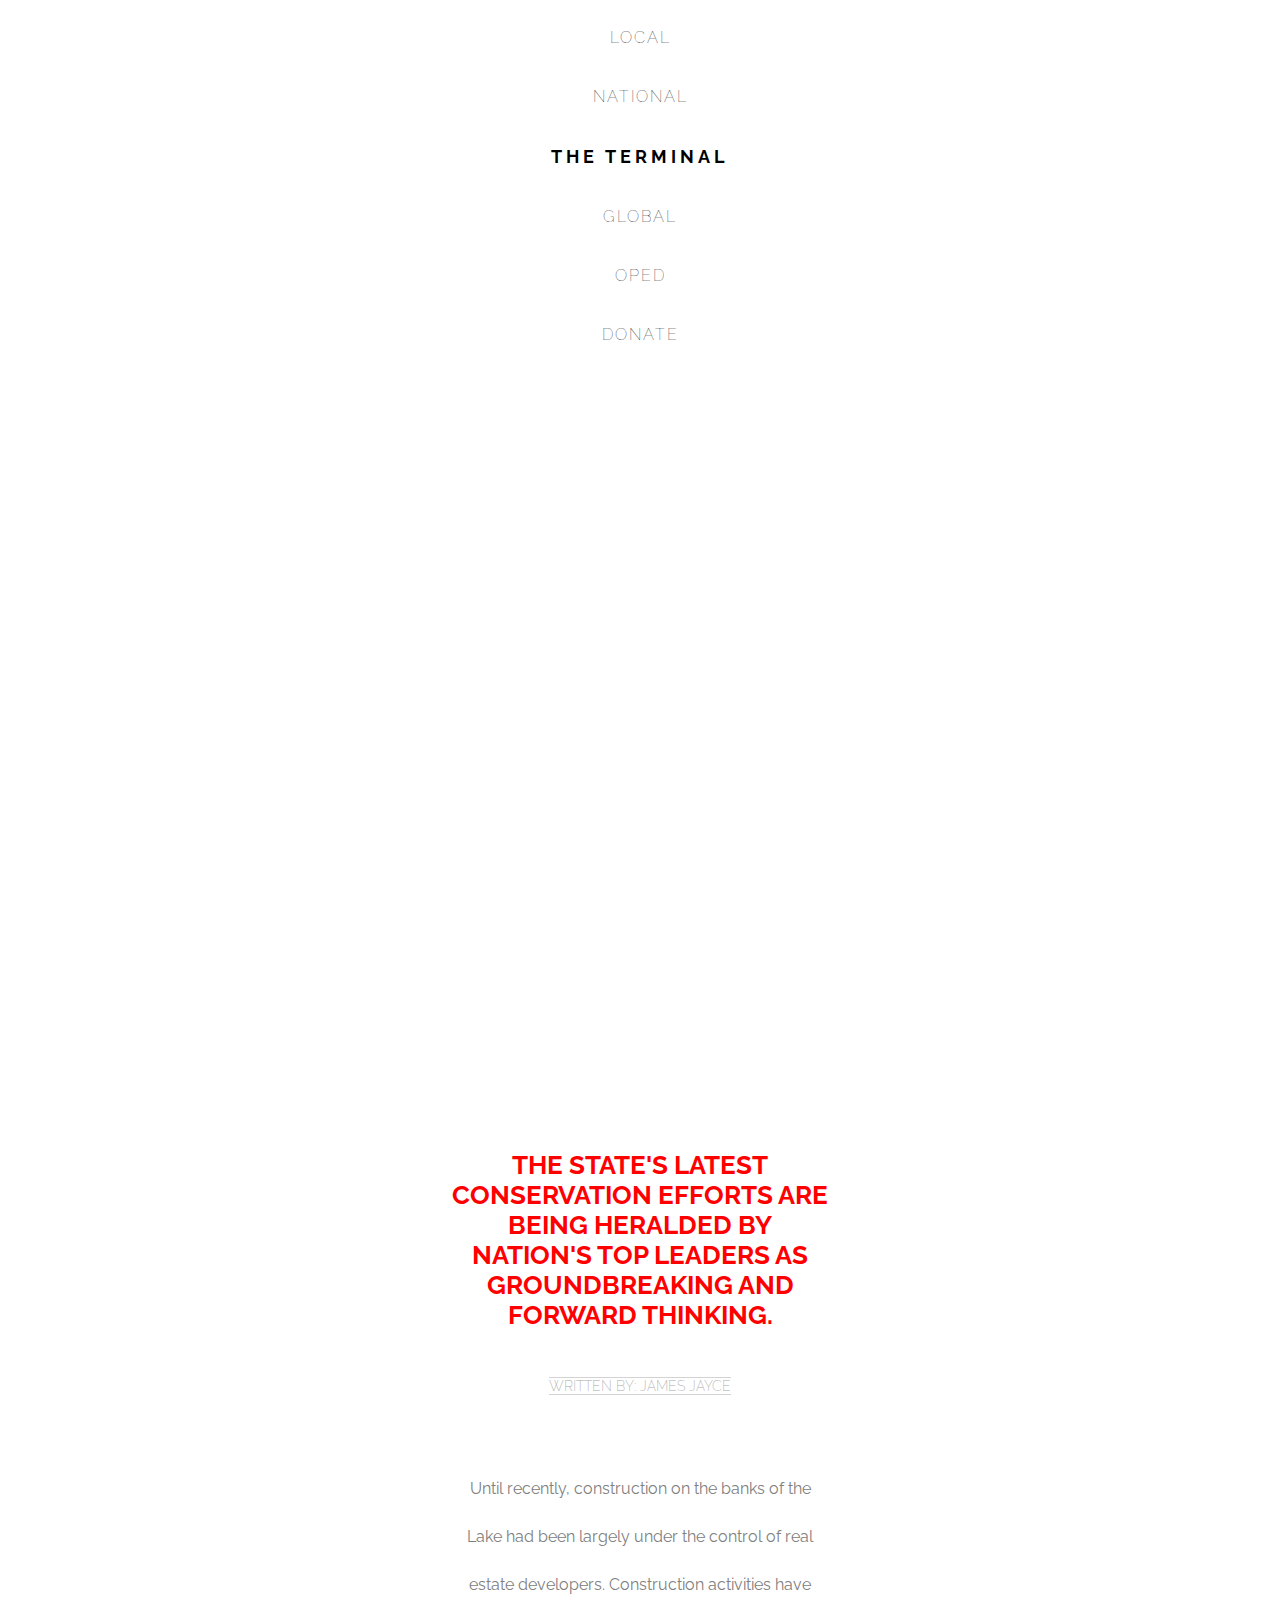
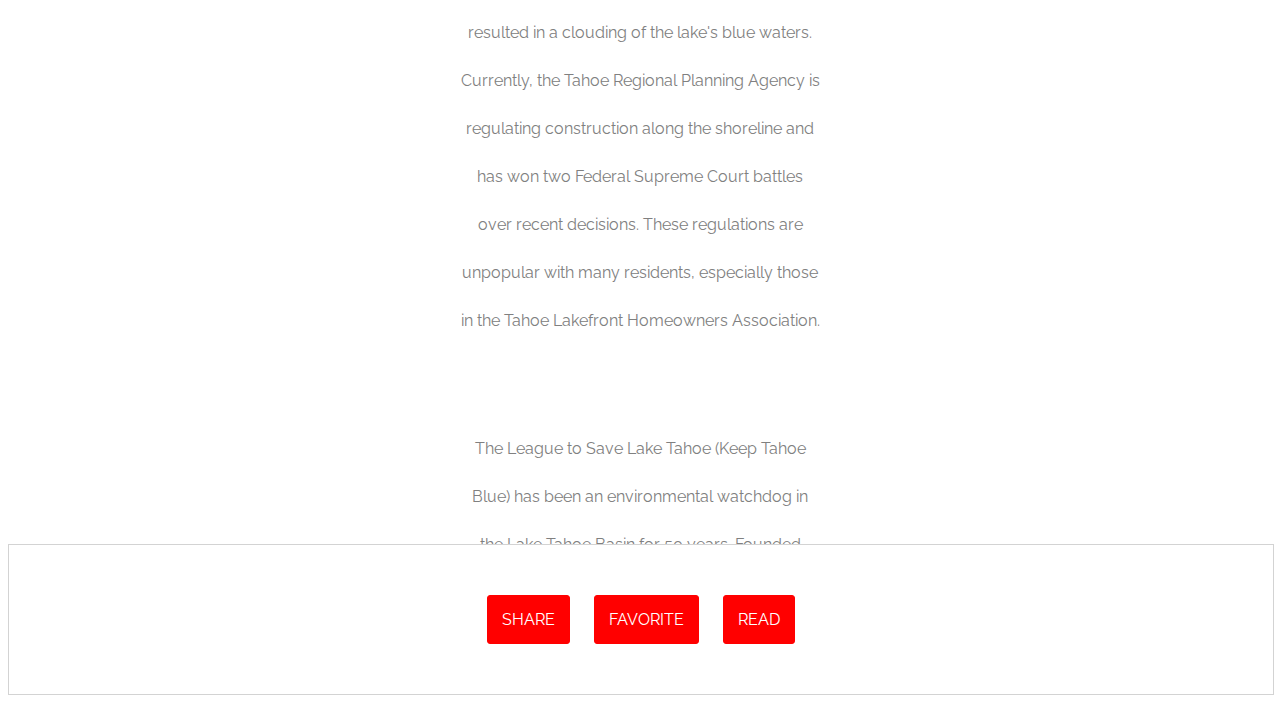
<file: boxmodel/index.html>
<!DOCTYPE html>
<html>
<head>
  <title>The Terminal - Your Source for Fact-Based News</title>
  <link href="https://fonts.googleapis.com/css?family=Amatic+SC|Raleway:100,200,600,700" rel="stylesheet">
  <link rel="stylesheet" type="text/css" href="style.css">
</head>
<body>

  <nav class="navigation">
    <ul>
      <li>LOCAL</li>
      <li>NATIONAL</li>
      <li class="logo">THE TERMINAL</li>
      <li>GLOBAL</li>
      <li>OPED</li>
      <li class="donate">DONATE</li>
    </ul>
  </nav>

  <div id="banner">
    <div class="content">
      <h1>Conservation Efforts at Lake Tahoe Being Praised by Nation's Leaders</h1>
    </div>
  </div>

  <div id="main" class="content">
    <h3>THE STATE'S LATEST CONSERVATION EFFORTS ARE BEING HERALDED BY NATION'S TOP LEADERS AS GROUNDBREAKING AND FORWARD THINKING.</h3>
    <span class="byline">WRITTEN BY: JAMES JAYCE</span>
    <p>Until recently, construction on the banks of the Lake had been largely under the control of real estate developers. Construction activities have resulted in a clouding of the lake's blue waters. Currently, the Tahoe Regional Planning Agency is regulating construction along the shoreline and has won two Federal Supreme Court battles over recent decisions. These regulations are unpopular with many residents, especially those in the Tahoe Lakefront Homeowners Association.</p>

    <p>The League to Save Lake Tahoe (Keep Tahoe Blue) has been an environmental watchdog in the Lake Tahoe Basin for 50 years. Founded when a proposal to build a four-lane highway around the lake (with a bridge over the entrance to Emerald Bay) was proposed in 1957, the League has thwarted poorly designed development projects and environmentally unsound planning. The League embraces responsible and diversified use of the Lake's resources while protecting and restoring its natural attributes.</p>

    <div class="pull-quote">
      <h2>"THE LEAGUE EMBRACES RESPONSIBLE AND DIVERSIFIED USE OF THE LAKE'S RESOURCES WHILE PROTECTING AND RESTORING ITS NATURAL ATTRIBUTES"</h2>
    </div>

    <p>Since 1980, the Lake Tahoe Interagency Monitoring Program (LTIMP) has been measuring stream discharge and concentrations of nutrients and sediment in up to 10 tributary streams in the Lake Tahoe Basin, California-Nevada. The objectives of the LTIMP are to acquire and disseminate the water quality information necessary to support science-based environmental planning and decision making in the basin. The LTIMP is a cooperative program with support from 12 federal and state agencies with interests in the Tahoe Basin. This data set, together with more recently acquired data on urban runoff water quality, is being used by the Lahontan Regional Water Quality Control Board to develop a program (mandated by the Clean Water Act) to limit the flux of nutrients and fine sediment to the Lake.</p>

    <p>UC Davis remains a primary steward of the lake. The UC Davis Tahoe Environmental Research Center is dedicated to research, education and public outreach, and to providing objective scientific information for restoration and sustainable use of the Lake Tahoe Basin. Each year, it produces a well-publicized "State of the Lake" assessment report.</p>
  </div>

  <div class="share">
    <a href="#">SHARE</a>
    <a href="#">FAVORITE</a>
    <a href="#">READ</a>
  </div>

</body>
</html>
</file>
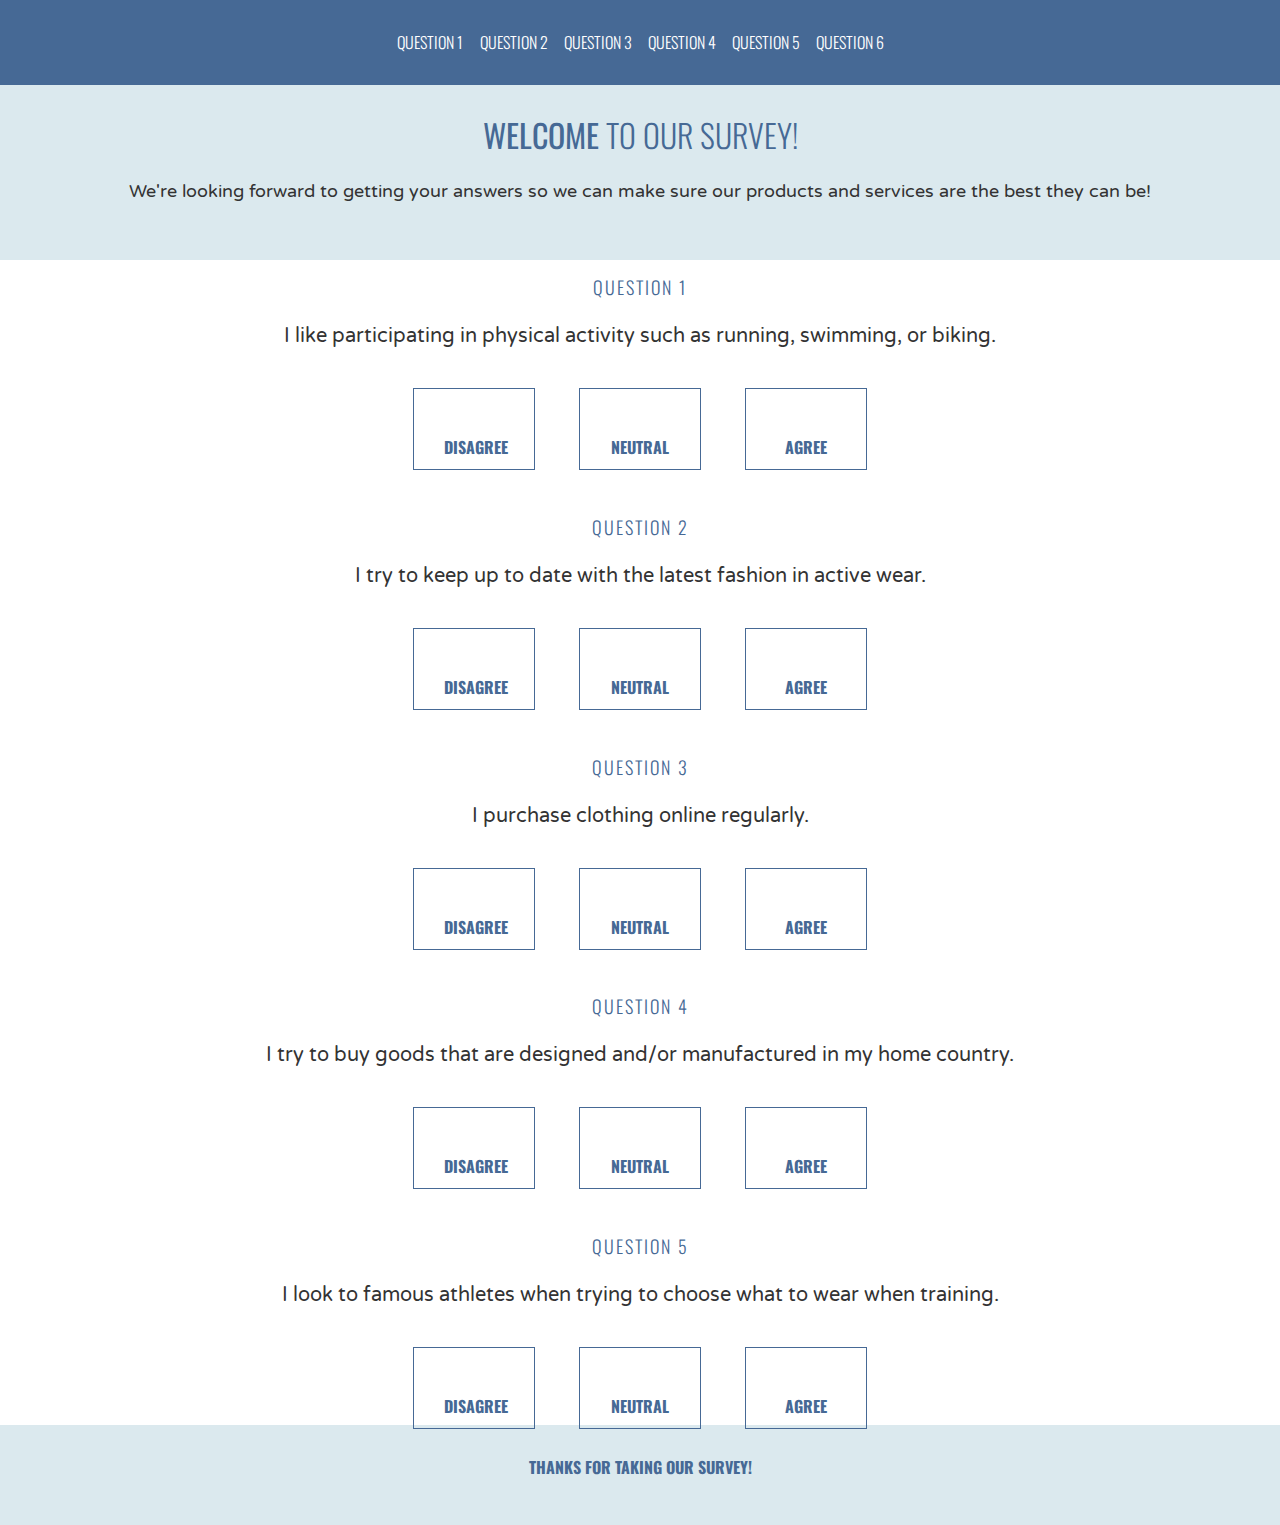
<file: display-positioning/index.html>
<!DOCTYPE html>
<html>
<head>
  <title>Please Participate in Our Survey!</title>
  <link href="https://fonts.googleapis.com/css?family=Oswald:300,700|Varela+Round" rel="stylesheet">
  <link rel="stylesheet" type="text/css" href="style.css">
</head>
<body>

  <header>
    <ul>
      <li>Question 1</li>
      <li>Question 2</li>
      <li>Question 3</li>
      <li>Question 4</li>
      <li>Question 5</li>
      <li>Question 6</li>
    </ul>
  </header>
  
  <div class="welcome">
    <h1><strong>Welcome</strong> to our survey!</h1>
    <p>We're looking forward to getting your answers so we can make sure our products and services are the best they can be!</p>
  </div>

  <div class="question">
    <h4>Question 1</h4>
    <h2>I like participating in physical activity such as running, swimming, or biking.</h2>

    <div class="answer">
      <h3>Disagree</h3>
    </div>

    <div class="answer">
      <h3>Neutral</h3>
    </div>

    <div class="answer">
      <h3>Agree</h3>
    </div>
  </div>

  <div class="question">
    <h4>Question 2</h4>
    <h2>I try to keep up to date with the latest fashion in active wear.</h2>

    <div class="answer">
      <h3>Disagree</h3>
    </div>

    <div class="answer">
      <h3>Neutral</h3>
    </div>

    <div class="answer">
      <h3>Agree</h3>
    </div>
  </div>

  <div class="question">
    <h4>Question 3</h4>
    <h2>I purchase clothing online regularly.</h2>

    <div class="answer">
      <h3>Disagree</h3>
    </div>

    <div class="answer">
      <h3>Neutral</h3>
    </div>

    <div class="answer">
      <h3>Agree</h3>
    </div>
  </div>

  <div class="question">
    <h4>Question 4</h4>
    <h2>I try to buy goods that are designed and/or manufactured in my home country.</h2>

    <div class="answer">
      <h3>Disagree</h3>
    </div>

    <div class="answer">
      <h3>Neutral</h3>
    </div>

    <div class="answer">
      <h3>Agree</h3>
    </div>
  </div>

  <div class="question">
    <h4>Question 5</h4>
    <h2>I look to famous athletes when trying to choose what to wear when training.</h2>

    <div class="answer">
      <h3>Disagree</h3>
    </div>

    <div class="answer">
      <h3>Neutral</h3>
    </div>

    <div class="answer">
      <h3>Agree</h3>
    </div>
  </div>
  <footer>
    <h3>Thanks for taking our survey!</h3>
  </footer>

</body>
</html>
</file>
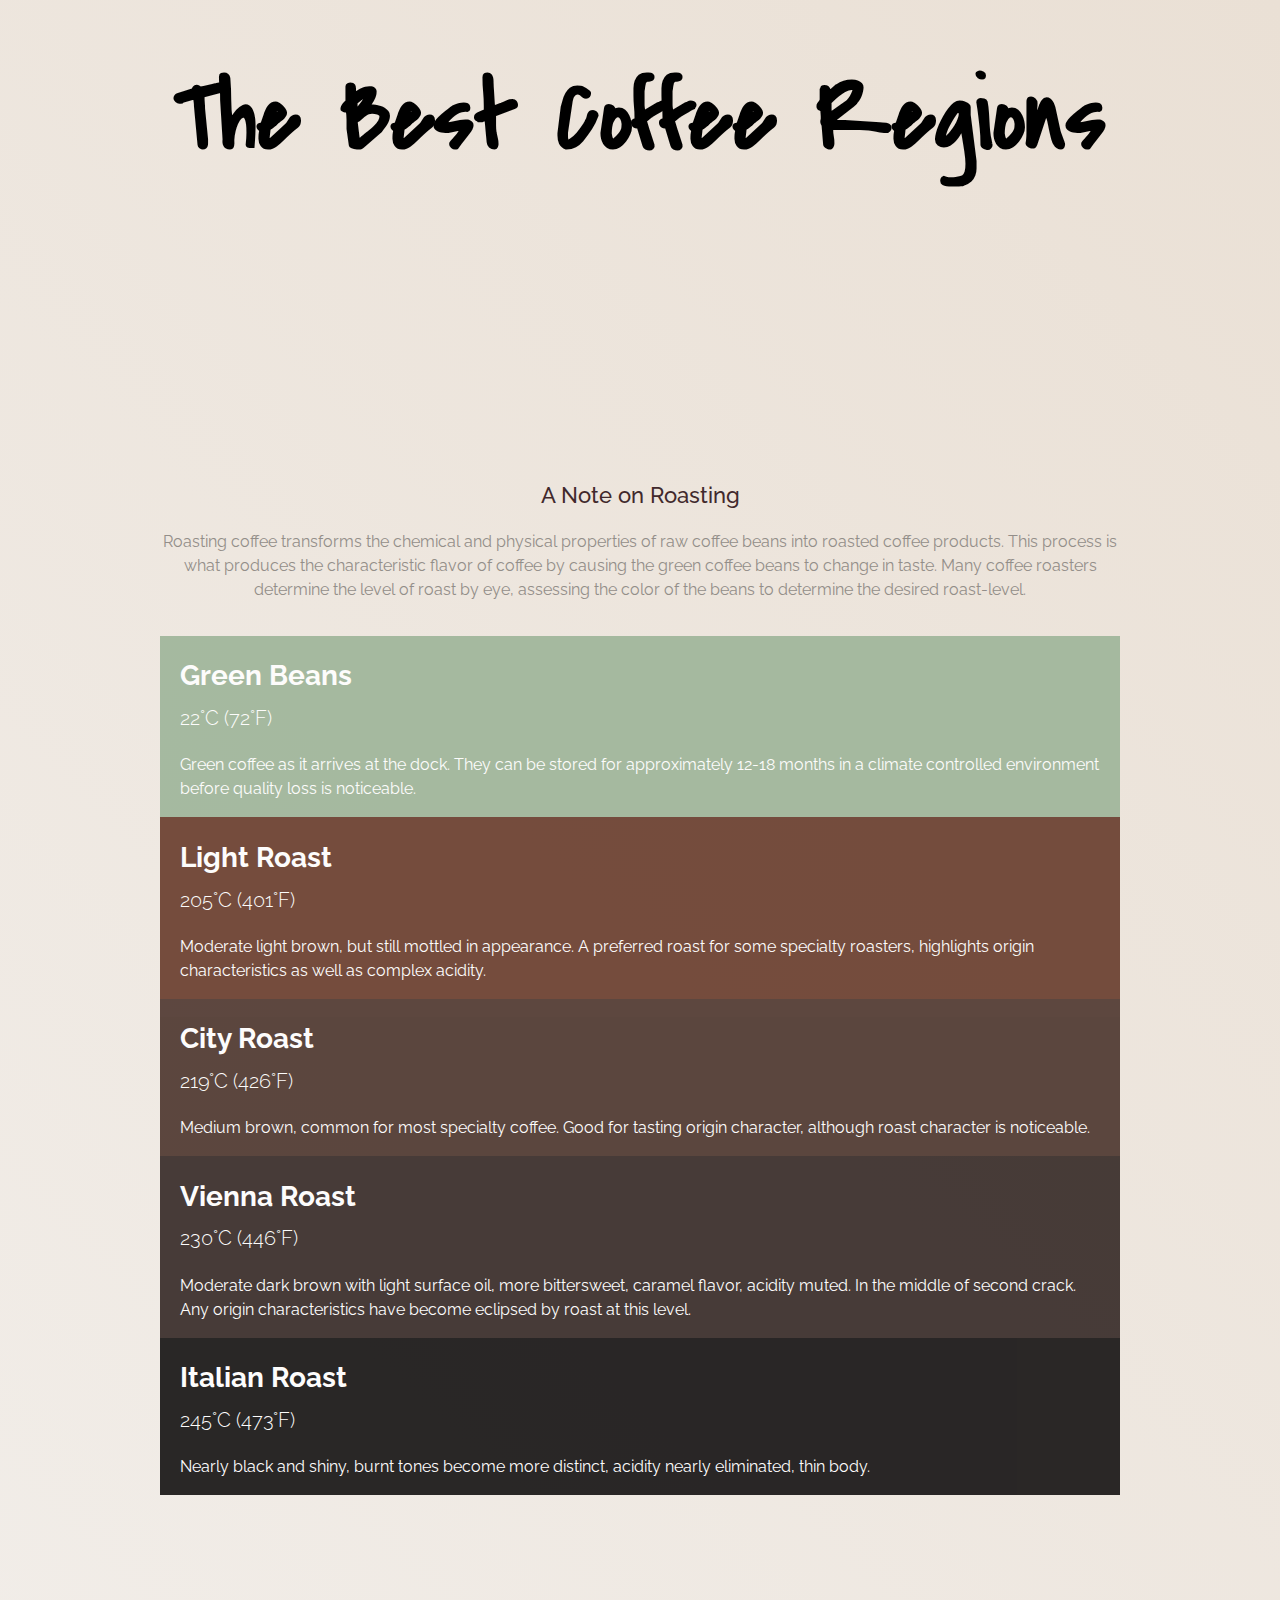
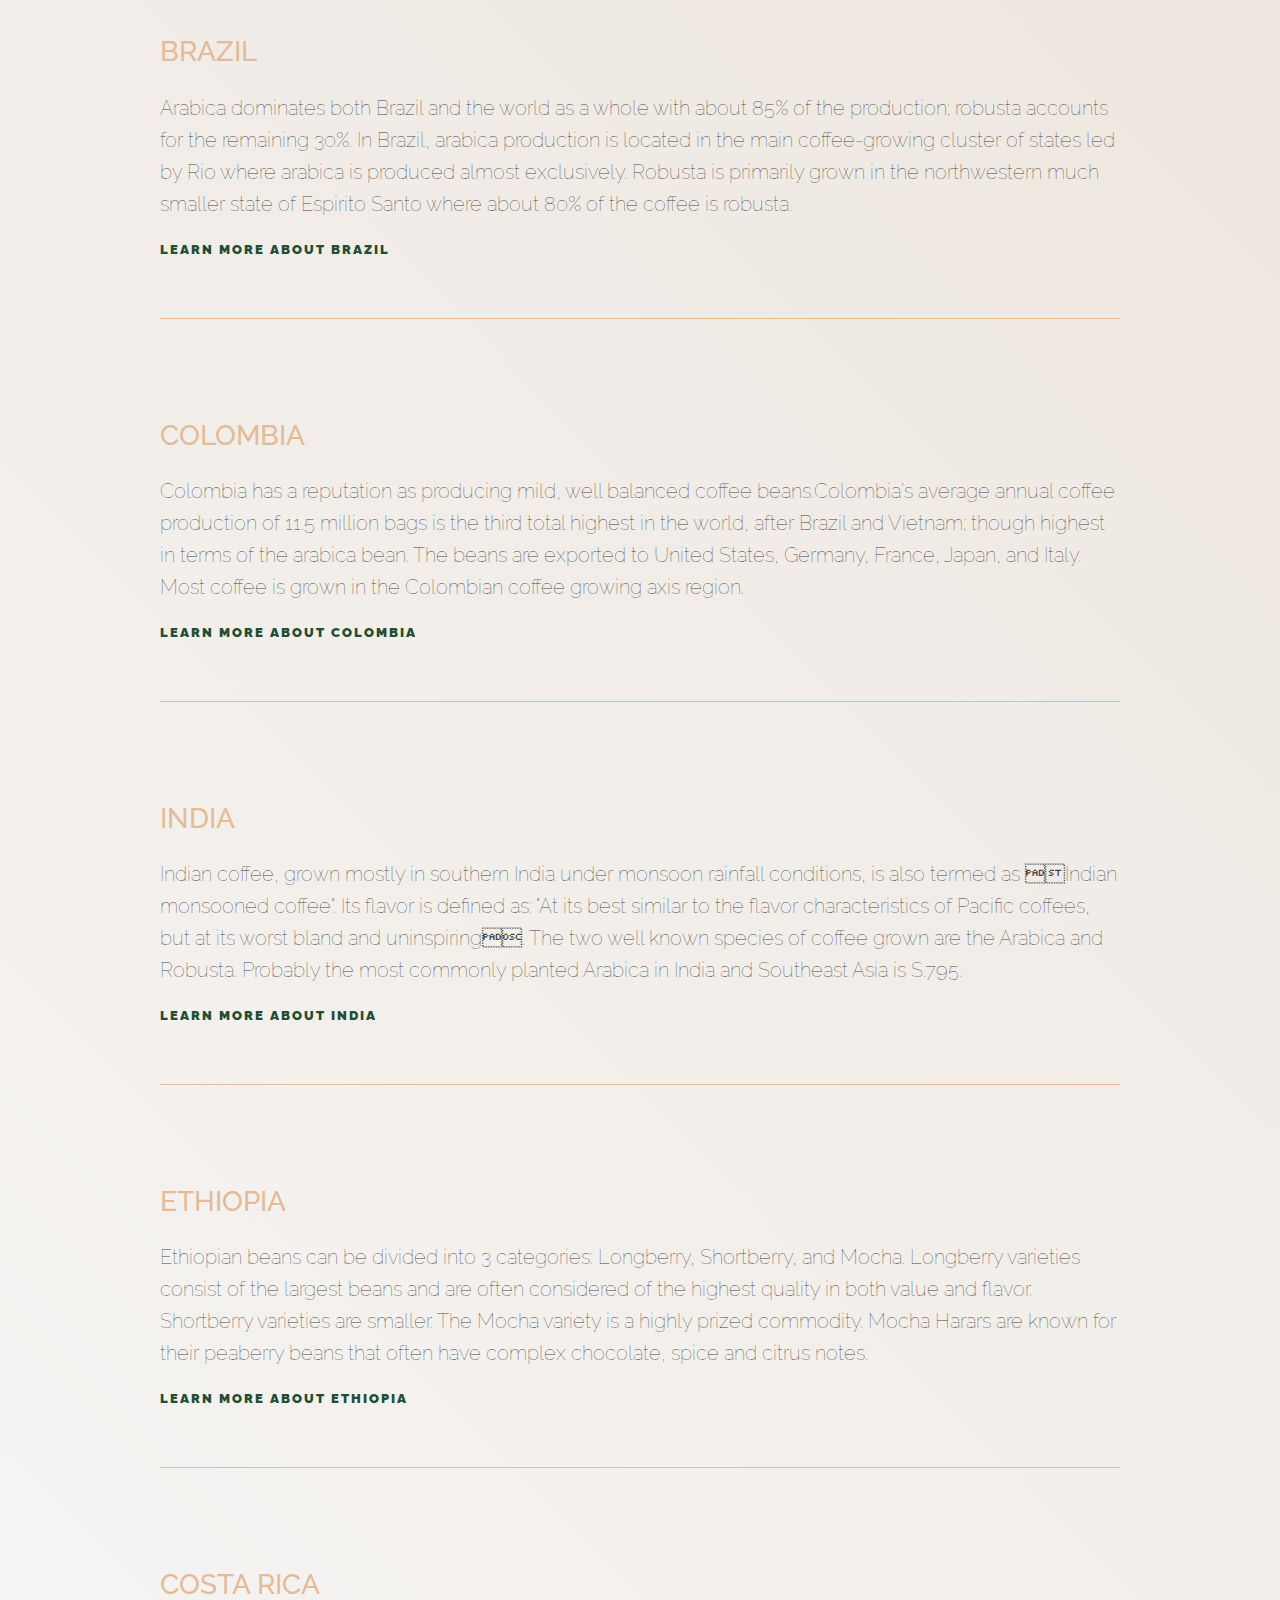
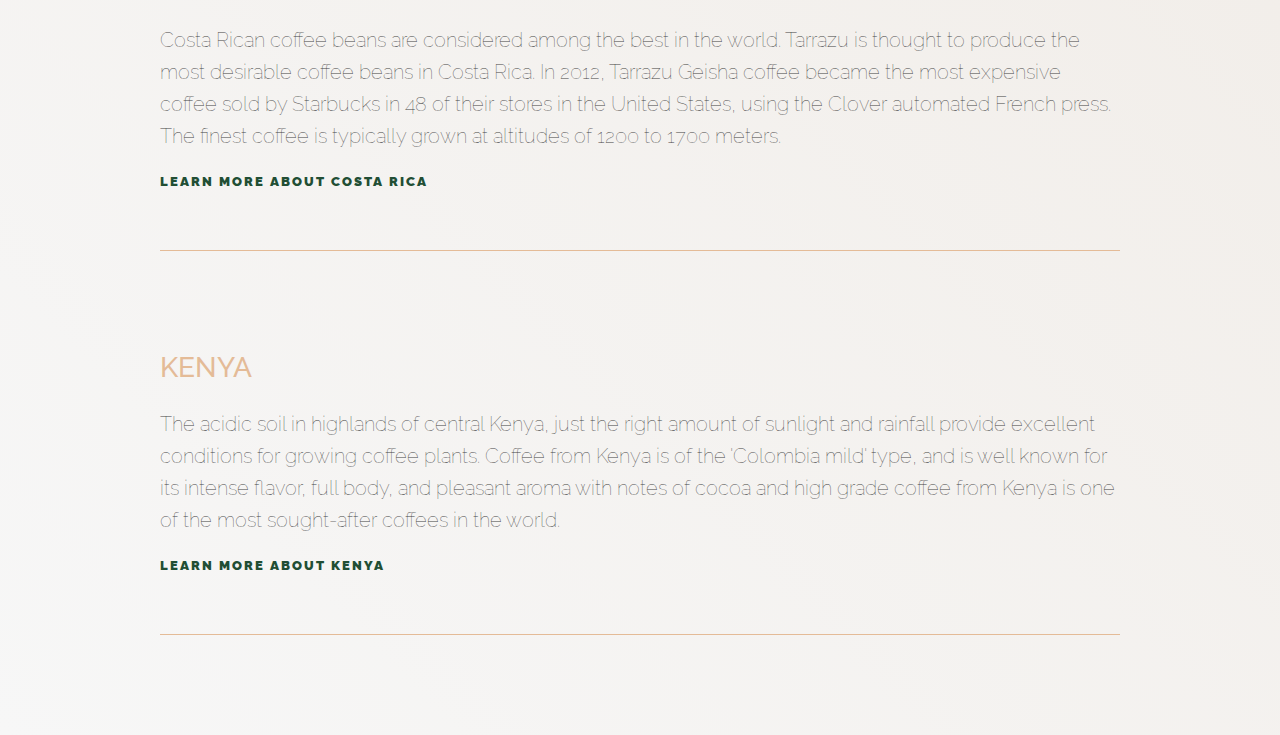
<file: colors/hex-rgb/index.html>
<!DOCTYPE html>
<html>
<head>
  <title>The Best Coffee - By Region</title>
  <link href="https://fonts.googleapis.com/css?family=Covered+By+Your+Grace|Raleway:100,500,600,800" rel="stylesheet">
  <link rel="stylesheet" type="text/css" href="style.css">
</head>
<body>

  <div class="header">
    <h1>The Best Coffee Regions</h1>
  </div>

  <div class="roasting">
    <h3>A Note on Roasting</h3>
    <p>Roasting coffee transforms the chemical and physical properties of raw coffee beans into roasted coffee products. This process is what produces the characteristic flavor of coffee by causing the green coffee beans to change in taste. Many coffee roasters determine the level of roast by eye, assessing the color of the beans to determine the desired roast-level.</p>
  <br>
      <div class="spectrum">
        <div class="green">
          <h4>Green Beans</h4>
          <h5>22&degC (72&degF)</h5>
          <p>Green coffee as it arrives at the dock. They can be stored for approximately 12-18 months in a climate controlled environment before quality loss is noticeable.</p>
        </div>
        <div class="light">
          <h4>Light Roast</h4>
          <h5>205&degC (401&degF)</h5>
          <p>Moderate light brown, but still mottled in appearance. A preferred roast for some specialty roasters, highlights origin characteristics as well as complex acidity.</p>
        </div>
        <div class="city">
          <h4>City Roast</h4>
          <h5>219&degC (426&degF)</h5>
          <p>Medium brown, common for most specialty coffee. Good for tasting origin character, although roast character is noticeable.</p>
        </div>
        <div class="vienna">
          <h4>Vienna Roast</h4>
          <h5>230&degC (446&degF)</h5>
          <p>Moderate dark brown with light surface oil, more bittersweet, caramel flavor, acidity muted. In the middle of second crack. Any origin characteristics have become eclipsed by roast at this level.</p>
        </div>
        <div class="italian">
          <h4>Italian Roast</h4>
          <h5>245&degC (473&degF)</h5>
          <p>Nearly black and shiny, burnt tones become more distinct, acidity nearly eliminated, thin body.</p>
        </div>
      </div>
  </div>

  <ul>
    <li>
      <h2>Brazil</h2>
      <p>Arabica dominates both Brazil and the world as a whole with about 85% of the production; robusta accounts for the remaining 30%. In Brazil, arabica production is located in the main coffee-growing cluster of states led by Rio where arabica is
        produced almost exclusively. Robusta is primarily grown in the northwestern much smaller state of Espirito Santo where about 80% of the coffee is robusta.</p>
      <a href="#">Learn More about Brazil</a>
    </li>
    <li>
      <h2>Colombia</h2>
      <p>Colombia has a reputation as producing mild, well balanced coffee beans.Colombia's average annual coffee production of 11.5 million bags is the third total highest in the world, after Brazil and Vietnam; though highest in terms of the arabica
        bean. The beans are exported to United States, Germany, France, Japan, and Italy. Most coffee is grown in the Colombian coffee growing axis region.</p>
      <a href="#">Learn More about Colombia</a>
    </li>
    <li>
      <h2>India</h2>
      <p>Indian coffee, grown mostly in southern India under monsoon rainfall conditions, is also termed as Indian monsooned coffee". Its flavor is defined as: "At its best similar to the flavor characteristics of Pacific coffees, but at its worst bland and uninspiring. The two well known species of coffee grown are the Arabica and Robusta. Probably the most commonly planted Arabica in India and Southeast Asia is S.795.</p>
      <a href="#">Learn More about India</a>
    </li>
    <li>
      <h2>Ethiopia</h2>
      <p>Ethiopian beans can be divided into 3 categories: Longberry, Shortberry, and Mocha. Longberry varieties consist of the largest beans and are often considered of the highest quality in both value and flavor. Shortberry varieties are smaller. The Mocha variety is a highly prized commodity. Mocha Harars are known for their peaberry beans that often have complex chocolate, spice and citrus notes.</p>
      <a href="#">Learn More about Ethiopia</a>
    </li>
    <li>
      <h2>Costa Rica</h2>
      <p>Costa Rican coffee beans are considered among the best in the world. Tarrazu is thought to produce the most desirable coffee beans in Costa Rica. In 2012, Tarrazu Geisha coffee became the most expensive coffee sold by Starbucks in 48 of their stores in the United States, using the Clover automated French press. The finest coffee is typically grown at altitudes of 1200 to 1700 meters.</p>
      <a href="#">Learn More about Costa Rica</a>
    </li>
    <li>
      <h2>Kenya</h2>
      <p>The acidic soil in highlands of central Kenya, just the right amount of sunlight and rainfall provide excellent conditions for growing coffee plants. Coffee from Kenya is of the 'Colombia mild' type, and is well known for its intense flavor, full body, and pleasant aroma with notes of cocoa and high grade coffee from Kenya is one of the most sought-after coffees in the world.</p>
      <a href="#">Learn More about Kenya</a>
    </li>
  </ul>

</body>
</html>
</file>
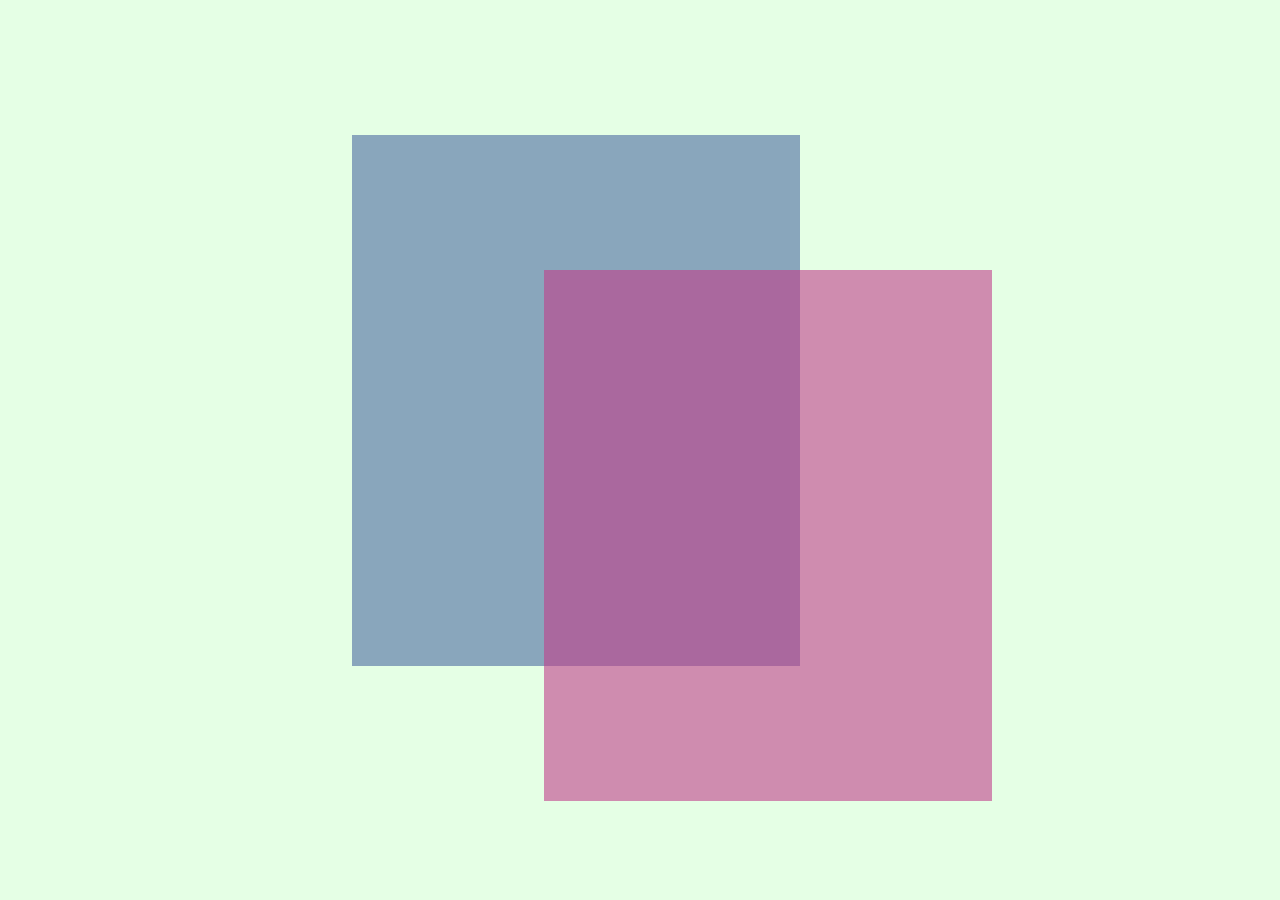
<file: colors/hsl-hsla-rgba/index.html>
<!DOCTYPE html>
<html lang="en">
<head>
  <meta charset="UTF-8">
  <title>Color - HSLA</title>
  <link rel="stylesheet" href="style.css">
</head>
<body>
  <div class="wrapper">
    <div class="midground">
      <div class="foreground"></div>
    </div>
  </div>
</body>
</html>
</file>
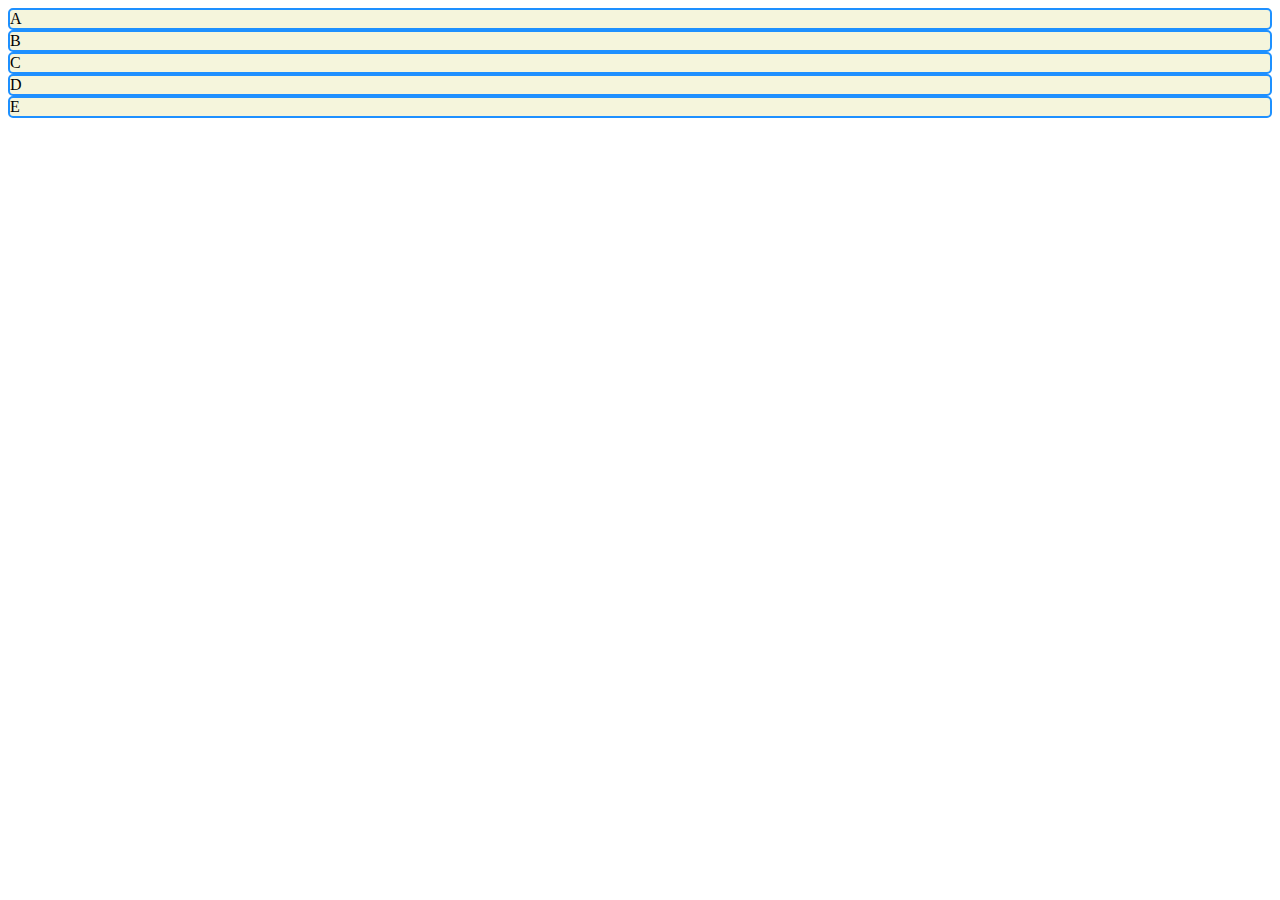
<file: grid/gridessentials/index.html>
<!--
<!DOCTYPE html>
<html>
<head>
  <link rel='stylesheet' type='text/css' href='style.css'></head>
  
<body>
  <div class="grid">
    <div class="box a">A</div>
    <div class="box b">B</div>
    <div class="box c">C</div>
  </div>
</body>

</html>
-->

<!DOCTYPE html>
<html>
<head>
  <link rel='stylesheet' type='text/css' href='style.css'></head>
  
<body>
  <div class="grid">
    <div class="box a">A</div>
    <div class="box b">B</div>
    <div class="box c">C</div>
    <div class="box d">D</div>
    <div class="box e">E</div>
  </div>
</body>

</html>
</file>
<file: boxmodel/style.css>
body {
  background-color: white;
  font-family: 'Raleway', sans-serif;
}

.navigation ul {
  margin: 0;
  padding: 0;
  text-align: center;
}

.navigation li {
  font-weight: 100;
  letter-spacing: 2px;
  padding: 20px;
}

.navigation  li.logo {
  color: black;
  font-size: 18px;
  font-weight: 700;
  letter-spacing: 4px;
}

#banner {
  background-image: url("https://s3.amazonaws.com/codecademy-content/courses/web-101/unit-6/htmlcss1-img_tahoe.jpeg");
  background-size: cover;
  background-position: bottom center;
  height: 700px;
  width: 100%;
}

#banner .content h1 {
  border: 3px solid white;
  position: relative;
  top: 50px;
  width: 400px;
  margin: 0 auto;
}

#main {
  margin: 0 auto;
  padding: 40px;
  text-align: center;
  width: 400px;
  height: 1000px;
  overflow: scroll;
}

h1 {
  color: white;
  font-size: 42px;
  font-weight: 600;
  text-align: center;
}

h2 {
  border: 1px dotted red;
  color: red;
  font-size: 14px;
  line-height: 48px;
  padding: 20px 30px;
  margin: 30px 20px;
  text-align: center;
}

h3 {
  color: red;
  font-size: 26px;
  font-weight: 700;
  padding: 20px 10px;
}

p {
  color: grey;
  font-size: 16px;
  line-height: 48px;
  margin-top: 60px;
  padding: 10px 20px;
}

.pull-quote {
  margin: 0 auto;
  width: 400px;
}

.byline {
  border-bottom: 1px solid LightGrey;
  border-top: 1px solid LightGrey;
  color: DarkGrey;
  font-size: 14px;
  font-weight: 200;
}

.share {
  border: 1px solid LightGrey;
  padding: 40px 0px;
  position: relative;
  text-align: center;
  width: 100%;
}

.share a {
  background: red;
  border: 1px solid red;
  border-radius: 3px;
  color: white;
  display: inline-block;
  margin: 10px;
  padding: 14px;
  text-decoration: none;
}

.share a:hover {
  background: white;
  border: 1px solid red;
  color: red;
}
</file>
<file: display-positioning/style.css>
body {
  background-color: #FFF;
  margin: 0 auto;
}

header {
  background-color: #466995;
  border-bottom: 1px solid #466995;
  position: fixed;
  width: 100%;
  z-index: 10;
}

ul {
  margin: 30px auto;
  padding: 0 20px;
  text-align: center;
}

li {
  color: #FFF;
  font-family: 'Oswald', sans-serif;
  font-size: 16px;
  font-weight: 300;
  text-transform: uppercase;
  display: inline-block;
  width: 80px;
}

li:hover {
  color: #DBE9EE;
}

h1 {
  color: #466995;
  font-family: 'Oswald', sans-serif;
  font-size: 32px;
  font-weight: 300;
  text-transform: uppercase;
}

h2 {
  color: #333;
  font-family: 'Varela Round', sans-serif;
  font-size: 20px;
  font-weight: 100;
  margin: 0 auto 20px auto;
}

h3 {
  color: #466995;
  font-family: 'Oswald', sans-serif;
  font-size: 16px;
  text-align: center;
  font-weight: 700;
  text-transform: uppercase;
  padding: 30px;
}

h4 {
  color: #466995;
  font-family: 'Oswald', sans-serif;
  font-size: 18px;
  font-weight: 300;
  letter-spacing: 2px;
  text-align: center;
  text-transform: uppercase
}

p {
  color: #333;
  font-family: 'Varela Round', sans-serif;
  font-size: 18px;
}

footer {
  background-color: #DBE9EE;
  text-align: center;
  height: 100px;
}

.welcome {
  background-color: #DBE9EE;
  box-sizing: border-box;
  padding: 40px;
  text-align: center;
  width: 100%;
  position: relative;
  top: 50px;
}

.question {
  text-align: center;
  position: relative;
  top: 40px;
}

.answer {
  border: 1px solid #466995;
  margin: 20px;
  display: inline-block;
  height: 80px;
  width: 120px;
}

.answer:hover {
  background: #C0D6DF;
  color: #FFF;
}
</file>
<file: colors/hex-rgb/style.css>
body {
  padding: 0;
  margin: 0;
  background: #F7F7F7;
  /* Old browsers */
  background: -moz-linear-gradient(45deg, #F7F7F7 0%, #EAE0D5 100%);
  /* FF3.6-15 */
  background: -webkit-linear-gradient(45deg, #F7F7F7 0%, #EAE0D5 100%);
  /* Chrome10-25,Safari5.1-6 */
  background: linear-gradient(45deg, #F7F7F7 0%, #EAE0D5 100%);
}

/** Header styles **/
.header {
  background-image: url(https://images.unsplash.com/photo-1455267847942-f4fdb784f0c5?dpr=1&auto=format&crop=entropy&fit=crop&w=1500&h=1000&q=80&cs=tinysrgb);
  height: 400px;
  background-position: center center;
}

.roasting {
  margin: 40px auto;
  padding: 20px 30px 40px 30px;
  background-color: #FFFFFFFFF;
  overflow: auto;
  width: 75%;
  border-radius: 4px;
  align-self: center;
}

.roasting p {
  color: #938E89;
  text-align: center;
  line-height: 24px;
  font-family: 'Raleway', sans-serif;
  font-size: 16px;
  font-weight: 400;
}

.spectrum div {
  font: inherit;
  padding: 0 20px;
  color: #FFFFFF;
  overflow: auto;
  opacity: 0.9;
}

.spectrum p {
  color: #FFFFFF;
  text-align: left;
}

/* Roast types */
.green {
  background-color: #9EB599;
}

.light {
  background-color: #683C2C;
}

.city {
  background-color: #4C352D;
}

.vienna {
  background-color: #352926;
}

.italian {
  background-color: #141212;
}

/* Typography */
h1 {
  color: DarkBrown;
  font-family: 'Covered By Your Grace', sans-serif;
  font-size: 100px;
  line-height: 76px;
  margin: 0;
  position: relative;
  text-align: center;
  top: 20%;
}

h2 {
  color: #E4BB97;
  font-family: 'Raleway', sans-serif;
  font-size: 28px;
  font-weight: 500;
  text-align: left;
  text-transform: uppercase;
}

h3 {
  color: #41292C;
  font-family: 'Raleway', sans-serif;
  font-size: 22px;
  font-weight: 500;
  text-align: center;
}

h4 {
  font-family: 'Raleway', sans-serif;
  font-size: 28px;
  font-weight: 700;
  line-height: .2em;
}

h5 {
  font-family: 'Raleway', sans-serif;
  font-size: 20px;
  line-height: .2em;
  font-weight: 300;
}

/* Page elements */
ul {
  margin: 0 auto;
  padding: 0;
  width: 75%;
}

li {
  border-bottom: 1px solid #E4BB97;
  list-style: none;
  margin: 100px 0px;
  padding-bottom: 60px;
}

p {
  color: #444444;
  line-height: 32px;
  font-family: 'Raleway', sans-serif;
  font-size: 20px;
  font-weight: 100;
}

a {
  color: #214E34;
  font-family: 'Raleway', sans-serif;
  font-size: 13px;
  font-weight: 900;
  text-align: left;
  text-transform: uppercase;
  text-decoration: none;
  letter-spacing: 2px;
}
</file>
<file: colors/hsl-hsla-rgba/style.css>
html,
body {
  margin: 0;
  height: 100%;
}

.wrapper {
  position: relative;
  margin: auto;
  padding: 0;
  max-width: 75vw;
}

.midground, .foreground {
  position: absolute;
  top: 0;
  left: 0;
  display: inline-block;
  margin: 15vh 0 0 15vw;
  padding: 0;
  width: 35vw;
  height: 59vh;
}

body {
  background-color: rgba(0, 255, 0, 0.1);
}

.midground {
  background-color: hsla(225, 100%, 25%, 0.4);
}

.foreground {
  background-color: hsla(325, 50%, 50%, 0.6);
}
</file>
<file: grid/gridessentials/style.css>
/*
.grid {
  display: grid;
  border: 2px blue solid;
  width: 400px;
  height: 500px;
   /*
  grid-template-columns: 100px 50% 200px;
  grid-template-rows: 40% 50% 50px;
  
  grid-template: 40% 50% 50px / 100px 50% 200px;
   */
   /*
  grid-template: 1fr 1fr 1fr / 3fr 50% 1fr;
  */
  /*
  grid-template: repeat(3, 1fr) / 3fr 50% 1fr;
  */
  /*
  grid-template: repeat(3, 1fr) / 3fr minmax(50px, 300px) 1fr;
  */
  /*
  grid-row-gap: 20px;
  grid-column-gap: 5px;
  */
  /*
  grid-gap: 20px 5px;
  */
}
*/

/*
.item {
  grid-row-start: 4;
  grid-row-end: 6;
}
*/
/*
.item {
  grid-row: 4 / 6;
}
*/
/*
  grid-column-start: 4;
  grid-column-end: 6;

  grid-column: 4 / span 2;

  grid-column: 4 / 6;

  grid-column-start: 4;
  grid-column-end: span 2;

  grid-column-start: span 2;
  grid-column-end: 6;
  */

/*

.grid {
  display: grid;
  border: 2px blue solid;
  height: 500px;
  width: 500px;
  grid-template: repeat(4, 1fr 2fr) / repeat(4, 3fr 2fr);
  grid-gap: 5px;
}

.a {
  grid-area: 5 / 1 / span 2 / span 2;
}

.b {
  grid-area: 2 / 2 / span 3 / span 6;
}

.c {
  grid-area: 6 / 8 / span 3 / span 1;
}

.box {
  background-color: beige;
  color: black;
  border-radius: 5px;
  border: 2px dodgerblue solid;
}
*/

.grid {
    border: 2px blue solid;
    height: 500px;
    width: 500px;
    display: grid;
    grid-template: 200px 200px / 25% 25% 2fr 1fr;
    grid-gap: 10px 15px;
  }
  
  .a {
    grid-area: 1 / 1 / 3 / span 2;
  }
  
  .box {
    background-color: beige;
    color: black;
    border-radius: 5px;
    border: 2px dodgerblue solid;
  }
</file>
